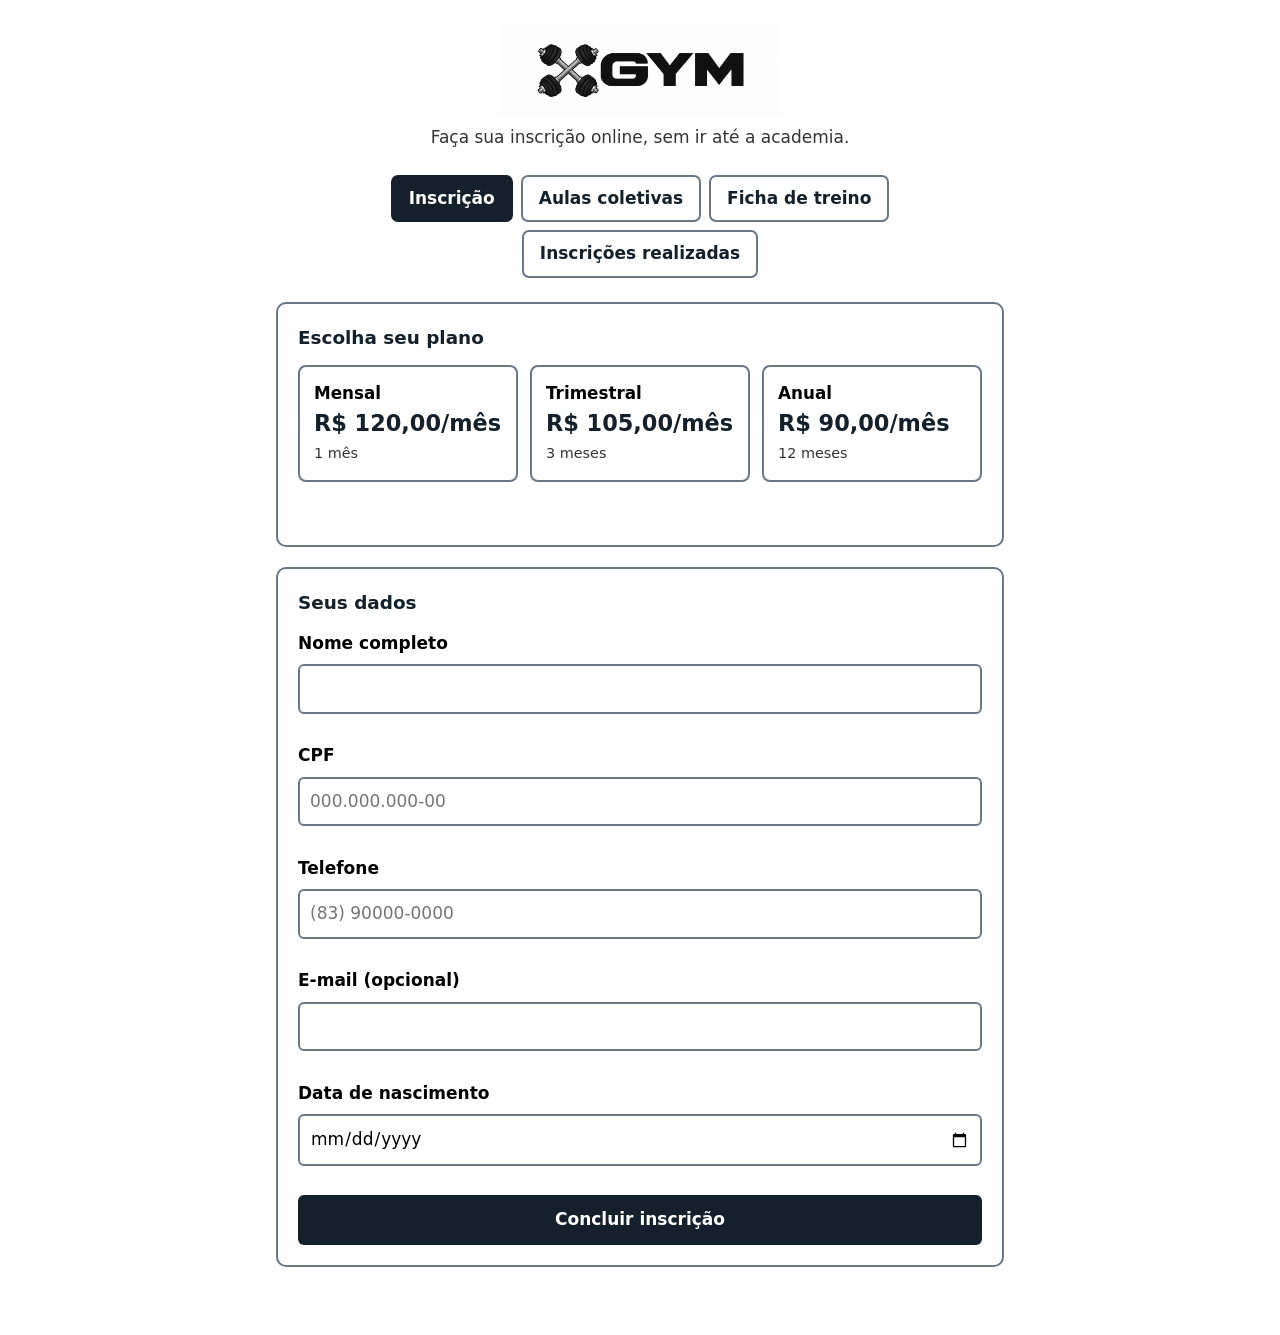
<file: index.html>
<!DOCTYPE html>
<html lang="pt-BR">

<head>
  <meta charset="UTF-8">
  <meta name="viewport" content="width=device-width, initial-scale=1">
  <title>XGYM - Inscrição online</title>
  <link rel="stylesheet" href="css/base.css">
  <link rel="stylesheet" href="css/style.css">
</head>

<body>
  <main class="pagina">
    <header class="topo">
      <img src="img/Logo.XGYM.png" alt="XGYM" class="logo">
      <p>Faça sua inscrição online, sem ir até a academia.</p>
    </header>
    <nav class="navegacao" aria-label="Navegação principal">
      <a href="index.html" aria-current="page">Inscrição</a>
      <a href="aulas.html">Aulas coletivas</a>
      <a href="treino.html">Ficha de treino</a>
      <a href="registros/registros.html">Inscrições realizadas</a>
    </nav>

    <section class="bloco">
      <h2>Escolha seu plano</h2>
      <div id="planos" class="planos"></div>
      <p id="erro-plano" class="erro" role="alert"></p>
    </section>

    <section class="bloco">
      <h2>Seus dados</h2>
      <form id="form-inscricao" novalidate>
        <div class="campo">
          <label for="nome">Nome completo</label>
          <input id="nome" type="text" autocomplete="name">
          <span class="erro" id="erro-nome"></span>
        </div>
        <div class="campo">
          <label for="cpf">CPF</label>
          <input id="cpf" type="text" inputmode="numeric" placeholder="000.000.000-00" maxlength="14">
          <span class="erro" id="erro-cpf"></span>
        </div>
        <div class="campo">
          <label for="telefone">Telefone</label>
          <input id="telefone" type="tel" placeholder="(83) 90000-0000">
          <span class="erro" id="erro-telefone"></span>
        </div>
        <div class="campo">
          <label for="email">E-mail (opcional)</label>
          <input id="email" type="email" autocomplete="email">
          <span class="erro" id="erro-email"></span>
        </div>
        <div class="campo">
          <label for="nascimento">Data de nascimento</label>
          <input id="nascimento" type="date">
          <span class="erro" id="erro-nascimento"></span>
        </div>
        <button type="submit">Concluir inscrição</button>
      </form>
    </section>
  </main>
  <script src="js/inscricao.js"></script>
</body>

</html>
</file>
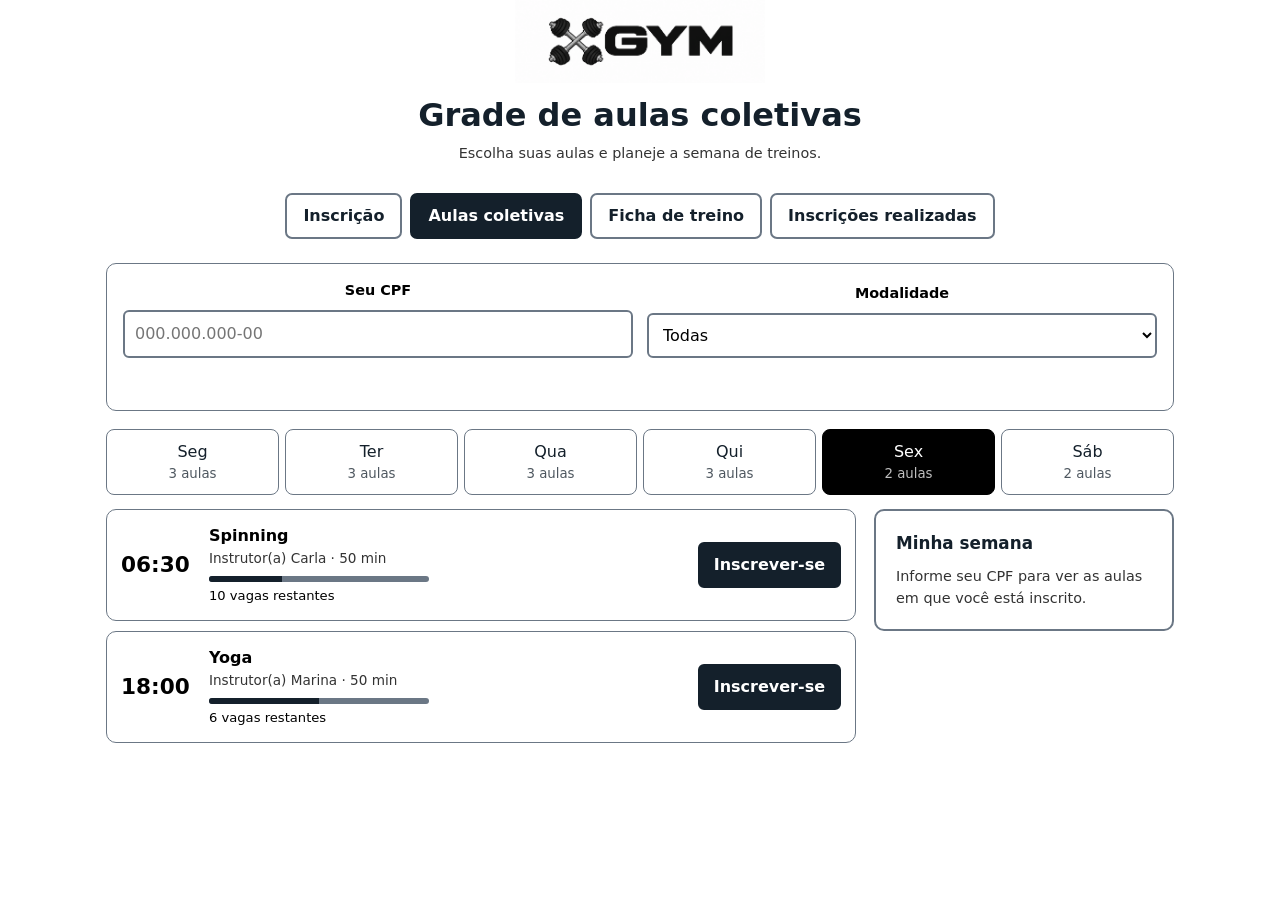
<file: aulas.html>
<!DOCTYPE html>
<html lang="pt-BR">

<head>
  <meta charset="utf-8">
  <meta name="viewport" content="width=device-width, initial-scale=1">
  <title>XGYM - Grade de aulas coletivas</title>

  <link rel="stylesheet" href="css/base.css">
  <link rel="stylesheet" href="css/aulas.css">
</head>

<body>
  <header>
    <img src="img/Logo.XGYM.png" alt="XGYM" onerror="this.style.display='none'">
    <div>
      <h1>Grade de aulas coletivas</h1>
      <p>Escolha suas aulas e planeje a semana de treinos.</p>
    </div>
  </header>
  <nav class="navegacao" aria-label="Navegação principal">
    <a href="index.html">Inscrição</a>
    <a href="aulas.html" aria-current="page">Aulas coletivas</a>
    <a href="treino.html">Ficha de treino</a>
    <a href="registros/registros.html">Inscrições realizadas</a>
  </nav>

  <main>
    <div class="topo">
      <div class="campo">
        <label for="cpf">Seu CPF</label>
        <input id="cpf" inputmode="numeric" maxlength="14" placeholder="000.000.000-00" autocomplete="off">
        <p class="erro" id="erro" role="alert"></p>
      </div>
      <div class="campo">
        <label for="filtro">Modalidade</label>
        <select id="filtro">
          <option value="">Todas</option>
        </select>
        <p class="erro"></p>
      </div>
    </div>

    <div class="dias" id="dias" role="tablist" aria-label="Dias da semana"></div>

    <div class="layout">
      <div id="lista" aria-live="polite"></div>
      <aside>
        <h2>Minha semana</h2>
        <div id="minhas"></div>
      </aside>
    </div>
  </main>
  <div id="aviso" role="status" aria-live="polite"></div>


  <script src="js/aulas.js"></script>
</body>

</html>
</file>
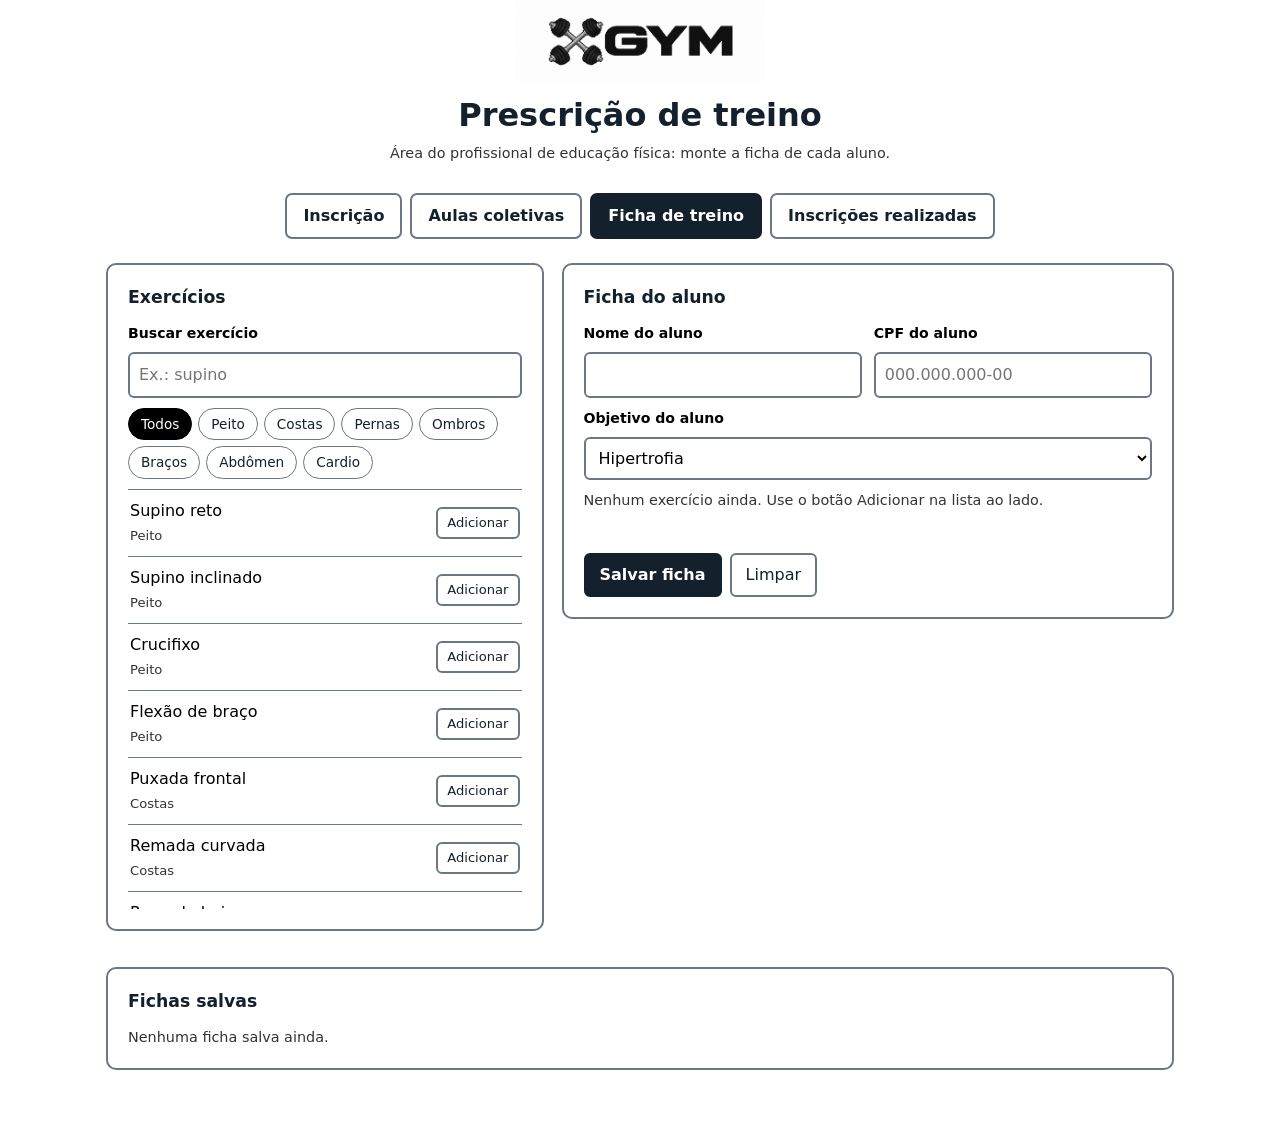
<file: treino.html>
<!DOCTYPE html>
<html lang="pt-BR">

<head>
  <meta charset="utf-8">
  <meta name="viewport" content="width=device-width, initial-scale=1">
  <title>XGYM - Prescrição de treino</title>

  <link rel="stylesheet" href="css/base.css">
  <link rel="stylesheet" href="css/treino.css">
</head>

<body>
  <header>
    <img src="img/Logo.XGYM.png" alt="XGYM" onerror="this.style.display='none'">
    <div>
      <h1>Prescrição de treino</h1>
      <p>Área do profissional de educação física: monte a ficha de cada aluno.</p>
    </div>
  </header>
  <nav class="navegacao" aria-label="Navegação principal">
    <a href="index.html">Inscrição</a>
    <a href="aulas.html">Aulas coletivas</a>
    <a href="treino.html" aria-current="page">Ficha de treino</a>
    <a href="registros/registros.html">Inscrições realizadas</a>
  </nav>

  <main>
    <div class="grade">
      <section aria-labelledby="t-biblio">
        <h2 id="t-biblio">Exercícios</h2>
        <label for="busca">Buscar exercício</label>
        <input id="busca" placeholder="Ex.: supino" autocomplete="off">
        <div class="chips" id="chips" role="group" aria-label="Grupo muscular"></div>
        <div class="biblio" id="biblio"></div>
      </section>

      <section aria-labelledby="t-ficha">
        <h2 id="t-ficha">Ficha do aluno</h2>
        <div class="cab">
          <div>
            <label for="aluno">Nome do aluno</label>
            <input id="aluno" maxlength="60" autocomplete="off">
          </div>
          <div>
            <label for="cpf">CPF do aluno</label>
            <input id="cpf" inputmode="numeric" maxlength="14" placeholder="000.000.000-00" autocomplete="off">
          </div>
          <div class="largo">
            <label for="objetivo">Objetivo do aluno</label>
            <select id="objetivo">
              <option>Hipertrofia</option>
              <option>Emagrecimento</option>
              <option>Condicionamento físico</option>
              <option>Reabilitação</option>
            </select>
          </div>
        </div>
        <div id="itens"></div>
        <p class="erro" id="erro" role="alert"></p>
        <div class="rodape">
          <button type="button" id="salvar">Salvar ficha</button>
          <button type="button" class="sec" id="limpar">Limpar</button>
          <span class="meta" id="resumo"></span>
        </div>
      </section>
    </div>

    <section style="margin-top:18px" aria-labelledby="t-salvas">
      <h2 id="t-salvas">Fichas salvas</h2>
      <div id="salvas"></div>
    </section>
  </main>
  <div id="aviso" role="status" aria-live="polite"></div>


  <script src="js/treino.js"></script>
</body>

</html>
</file>
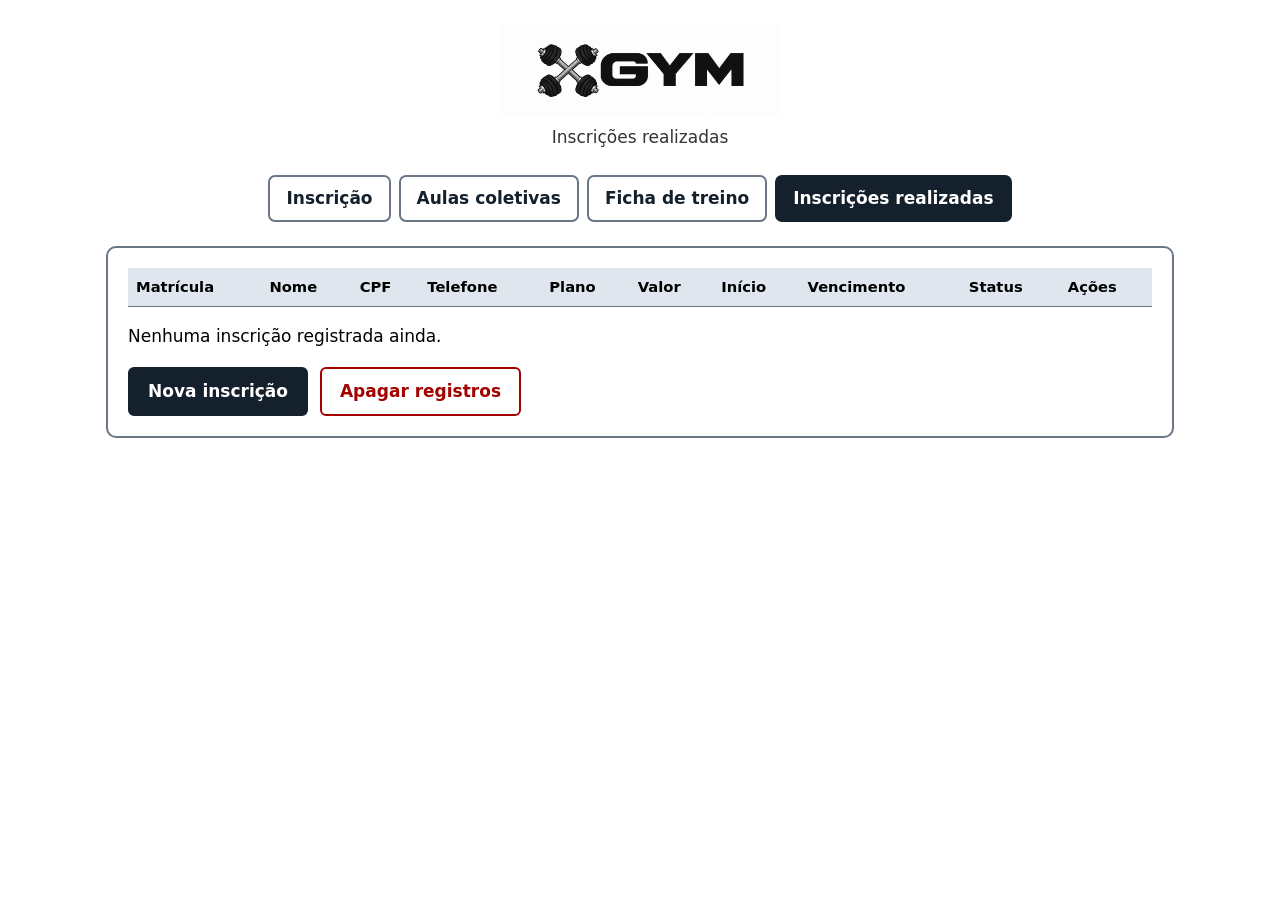
<file: registros/registros.html>
<!DOCTYPE html>
<html lang="pt-BR">
<head>
  <meta charset="UTF-8">
  <meta name="viewport" content="width=device-width, initial-scale=1">
  <title>XGYM - Inscrições</title>
  <link rel="stylesheet" href="../css/base.css">
  <link rel="stylesheet" href="../css/style.css">
  <link rel="stylesheet" href="registros.css">
</head>
<body>
  <main class="pagina">
    <header class="topo">
      <img src="../img/Logo.XGYM.png" alt="XGYM" class="logo">
      <p>Inscrições realizadas</p>
    </header>
    <nav class="navegacao" aria-label="Navegação principal">
      <a href="../index.html">Inscrição</a>
      <a href="../aulas.html">Aulas coletivas</a>
      <a href="../treino.html">Ficha de treino</a>
      <a href="registros.html" aria-current="page">Inscrições realizadas</a>
    </nav>

    <section class="bloco">
      <div id="sucesso" class="resultado" hidden>
        <strong>Inscrição concluída com sucesso!</strong>
      </div>
      <div class="tabela-wrap">
        <table>
          <thead>
            <tr>
              <th>Matrícula</th><th>Nome</th><th>CPF</th><th>Telefone</th>
              <th>Plano</th><th>Valor</th><th>Início</th><th>Vencimento</th><th>Status</th><th>Ações</th>
            </tr>
          </thead>
          <tbody id="linhas"></tbody>
        </table>
      </div>
      <p id="vazio" hidden>Nenhuma inscrição registrada ainda.</p>
      <div class="acoes">
        <a href="../index.html">Nova inscrição</a>
        <button type="button" id="limpar">Apagar registros</button>
      </div>
    </section>
  </main>

  <script src="registros.js"></script>
</body>
</html>
</file>
<file: css/base.css>
:root {
  --fundo: #ffffff;
  --superficie: #ffffff;
  --texto: #000000;
  --suave: #333333;
  --borda: #6b7785;
  --destaque: #14202b;
  --destaque-escuro: #000000;
  --erro: #a30000;
  --ok: #176b3a;
  --sombra: 0 8px 24px rgba(20, 32, 43, .08);
}

* {
  box-sizing: border-box;
}

body {
  margin: 0;
  font-family: "Segoe UI", system-ui, sans-serif;
  font-size: 16px;
  background: var(--fundo);
  color: var(--texto);
  line-height: 1.5;
}

.pagina {
  max-width: 1100px;
  margin: 0 auto;
  padding: 24px 16px 48px;
}

.topo {
  text-align: center;
  margin-bottom: 18px;
}

.logo {
  display: block;
  width: 100%;
  max-width: 250px;
  height: auto;
  margin: 0 auto 8px;
}

.topo h1 {
  margin: 0;
  font-size: 2rem;
  letter-spacing: -.02em;
  color: var(--destaque);
}

.topo p {
  margin: 4px 0 16px;
  color: var(--suave);
}

.navegacao {
  display: flex;
  justify-content: center;
  flex-wrap: wrap;
  gap: 8px;
  margin: 12px auto 24px;
}

.navegacao a {
  display: inline-block;
  padding: 9px 16px;
  border: 2px solid var(--borda);
  border-radius: 7px;
  color: var(--destaque);
  text-decoration: none;
  font-weight: 600;
}

.navegacao a:hover,
.navegacao a[aria-current="page"] {
  color: #fff;
  background: var(--destaque);
  border-color: var(--destaque);
}

.bloco,
section,
aside {
  background: var(--superficie);
  border: 2px solid var(--borda);
  border-radius: 10px;
  padding: 20px;
  margin-bottom: 18px;
}

h2 {
  margin: 0 0 14px;
  font-size: 1.15rem;
  color: var(--destaque);
}

label {
  display: block;
  font-weight: 600;
  margin-bottom: 4px;
}

input,
select {
  width: 100%;
  margin-top: 4px;
  padding: 10px;
  border: 2px solid var(--borda);
  border-radius: 6px;
  font: inherit;
  background: #fff;
  color: inherit;
}

button {
  font: inherit;
  font-weight: 600;
  border: 2px solid var(--destaque);
  border-radius: 6px;
  padding: 9px 14px;
  cursor: pointer;
  background: var(--destaque);
  color: #fff;
}

button:hover {
  background: var(--destaque-escuro);
}

button.sec,
button.chip,
button.dia {
  background: #fff;
  color: var(--destaque);
  border-color: var(--borda);
  font-weight: 500;
}

button.sec:hover,
button.chip:hover,
button.dia:hover {
  background: #edf1f5;
}

button:disabled {
  opacity: .5;
  cursor: not-allowed;
}

:focus-visible {
  outline: 3px solid #f0a500;
  outline-offset: 2px;
}

.erro {
  color: var(--erro);
  font-size: .88rem;
  min-height: 1.1em;
}

.meta,
.vazio {
  color: #555;
  font-size: .9rem;
}

#aviso {
  position: fixed;
  bottom: 18px;
  left: 50%;
  transform: translateX(-50%);
  background: var(--destaque);
  color: #fff;
  padding: 10px 18px;
  border-radius: 8px;
  opacity: 0;
  pointer-events: none;
  transition: opacity .2s;
  max-width: 90vw;
  text-align: center;
  z-index: 10;
}

#aviso.on {
  opacity: 1;
}

@media (max-width: 600px) {
  .pagina {
    padding: 18px 12px 32px;
  }

  .topo h1 {
    font-size: 1.6rem;
  }

  .bloco,
  section,
  aside {
    padding: 15px;
  }
}
</file>
<file: css/style.css>
:root {
  --fundo: #ffffff;
  --superficie: #ffffff;
  --texto: #000000;
  --suave: #333333;
  --borda: #6b7785;
  --destaque: #14202b;
  --destaque-escuro: #000000;
  --erro: #a30000;
}

* {
  box-sizing: border-box;
}

body {
  margin: 0;
  font-family: "Segoe UI", system-ui, sans-serif;
  font-size: 17px;
  background: var(--fundo);
  color: var(--texto);
  line-height: 1.5;
}

.pagina {
  max-width: 760px;
  margin: 0 auto;
  padding: 24px 16px 48px;
}

.topo h1 {
  margin: 0;
  font-size: 2.2rem;
  letter-spacing: -0.02em;
  color: var(--destaque);
}

.topo p {
  margin: 4px 0 24px;
  color: var(--suave);
}

.bloco {
  background: var(--superficie);
  border: 2px solid var(--borda);
  border-radius: 10px;
  padding: 20px;
  margin-bottom: 20px;
}

h2 {
  margin: 0 0 14px;
  font-size: 1.15rem;
}

.planos {
  display: grid;
  grid-template-columns: repeat(auto-fit, minmax(190px, 1fr));
  gap: 12px;
}

.plano {
  text-align: left;
  background: var(--superficie);
  border: 2px solid var(--borda);
  border-radius: 8px;
  padding: 14px;
  cursor: pointer;
  font: inherit;
  color: inherit;
}

.plano:hover {
  border-color: var(--destaque);
}

.plano[aria-pressed="true"] {
  border-color: var(--destaque);
  background: #dfe6ee;
  box-shadow: 0 0 0 2px var(--destaque);
}

.plano strong {
  display: block;
  font-size: 1.05rem;
}

.plano .preco {
  font-size: 1.4rem;
  font-weight: 700;
  color: var(--destaque);
}

.plano .duracao {
  color: var(--suave);
  font-size: .9rem;
}

.campo {
  margin-bottom: 14px;
  display: flex;
  flex-direction: column;
}

label {
  font-weight: 600;
  margin-bottom: 4px;
}

input {
  font: inherit;
  padding: 10px;
  border: 2px solid var(--borda);
  border-radius: 6px;
}

input.invalido {
  border-color: var(--erro);
}

.erro {
  color: var(--erro);
  font-size: .88rem;
  min-height: 1.1em;
}

button[type="submit"] {
  font: inherit;
  font-weight: 600;
  border: 0;
  border-radius: 6px;
  padding: 12px 20px;
  cursor: pointer;
  background: var(--destaque);
  color: #fff;
  width: 100%;
}

button[type="submit"]:hover {
  background: var(--destaque-escuro);
}

:focus-visible {
  outline: 3px solid #f0a500;
  outline-offset: 2px;
}

.resultado {
  border-color:
    var(--destaque);
}

.resultado dl {
  display: grid;
  grid-template-columns: max-content 1fr;
  gap: 6px 16px;
  margin: 0;
}

.resultado dt {
  color: var(--suave);
}

.resultado dd {
  margin: 0;
  font-weight: 600;
}

.topo {
  text-align: center;
}

.logo {
  display: block;
  width: 100%;
  max-width: 280px;
  height: auto;
  margin: 0 auto 8px;
}
</file>
<file: css/aulas.css>
:root {
  --bg: #eef1f5;
  --card: #fff;
  --ink: #15202b;
  --muted: #5b6876;
  --line: #d5dbe3;
  --accent: #1d4ed8;
  --accent-ink: #fff;
  --danger: #b42318;
  --ok: #14683a;
  --ok-bg: #dcf3e5;
  --warn: #b54708;
  --warn-bg: #fdecd3;
}

* {
  box-sizing: border-box
}

body {
  margin: 0;
  background: var(--bg);
  color: var(--ink);
  font-family: "Segoe UI", system-ui, -apple-system, Roboto, Arial, sans-serif;
  line-height: 1.5
}

header {
  background: var(--ink);
  color: #fff;
  padding: 18px 20px;
  display: flex;
  align-items: center;
  gap: 14px
}

header img {
  height: 42px;
  width: auto
}

header h1 {
  font-size: 1.25rem;
  margin: 0
}

header p {
  margin: 0;
  color: #b7c2cf;
  font-size: .9rem
}

main {
  max-width: 1060px;
  margin: 24px auto;
  padding: 0 16px
}

.topo {
  display: flex;
  flex-wrap: wrap;
  gap: 14px;
  align-items: end;
  background: var(--card);
  border: 1px solid var(--line);
  border-radius: 10px;
  padding: 16px
}

.campo {
  flex: 1 1 200px
}

label {
  display: block;
  font-weight: 600;
  font-size: .9rem
}

input,
select {
  width: 100%;
  margin-top: 4px;
  padding: 10px;
  border: 1px solid var(--line);
  border-radius: 6px;
  font: inherit;
  background: #fff;
  color: inherit
}

:is(input, select, button):focus-visible {
  outline: 3px solid #93b4ff;
  outline-offset: 1px
}

.erro {
  color: var(--danger);
  font-size: .85rem;
  margin: 4px 0 0;
  min-height: 1.2em
}

.dias {
  display: flex;
  gap: 6px;
  margin: 18px 0 10px;
  overflow-x: auto;
  padding-bottom: 4px
}

.dia {
  flex: 1 0 auto;
  min-width: 74px;
  padding: 10px 8px;
  border: 1px solid var(--line);
  background: #fff;
  border-radius: 8px;
  cursor: pointer;
  font: inherit;
  text-align: center
}

.dia[aria-selected="true"] {
  background: var(--ink);
  color: #fff;
  border-color: var(--ink)
}

.dia small {
  display: block;
  color: inherit;
  opacity: .75
}

.layout {
  display: grid;
  grid-template-columns: minmax(0, 1fr) 300px;
  gap: 18px;
  align-items: start
}

@media(max-width:820px) {
  .layout {
    grid-template-columns: 1fr
  }
}

.aula {
  display: grid;
  grid-template-columns: 76px 1fr auto;
  gap: 12px;
  align-items: center;
  background: var(--card);
  border: 1px solid var(--line);
  border-radius: 10px;
  padding: 14px;
  margin-bottom: 10px
}

.hora {
  font-size: 1.35rem;
  font-weight: 700
}

.nome {
  font-weight: 700
}

.meta {
  color: var(--muted);
  font-size: .85rem
}

.barra {
  height: 6px;
  background: var(--line);
  border-radius: 99px;
  margin-top: 8px;
  overflow: hidden;
  max-width: 220px
}

.barra i {
  display: block;
  height: 100%;
  background: var(--accent)
}

.barra i.cheia {
  background: var(--danger)
}

.vagas {
  font-size: .82rem;
  margin-top: 4px
}

button {
  font: inherit;
  cursor: pointer;
  border-radius: 6px;
  padding: 9px 14px;
  border: 1px solid var(--accent);
  background: var(--accent);
  color: var(--accent-ink);
  font-weight: 600
}

button.sec {
  background: #fff;
  color: var(--ink);
  border-color: var(--line);
  font-weight: 400
}

button.cancela {
  background: #fff;
  color: var(--danger);
  border-color: var(--danger)
}

button:disabled {
  background: var(--line);
  border-color: var(--line);
  color: var(--muted);
  cursor: not-allowed
}

@media(max-width:520px) {
  .aula {
    grid-template-columns: 64px 1fr
  }

  .aula button {
    grid-column: 1/-1
  }
}

aside {
  background: var(--card);
  border: 1px solid var(--line);
  border-radius: 10px;
  padding: 16px;
  position: sticky;
  top: 12px
}

aside h2 {
  font-size: 1.05rem;
  margin: 0 0 10px
}

.minha {
  display: flex;
  justify-content: space-between;
  gap: 8px;
  padding: 8px 0;
  border-top: 1px solid var(--line);
  font-size: .9rem
}

.vazio {
  color: var(--muted);
  font-size: .9rem;
  margin: 0
}

#aviso {
  position: fixed;
  bottom: 18px;
  left: 50%;
  transform: translateX(-50%);
  background: var(--ink);
  color: #fff;
  padding: 10px 18px;
  border-radius: 8px;
  opacity: 0;
  pointer-events: none;
  transition: opacity .2s;
  max-width: 90vw;
  text-align: center
}

#aviso.on {
  opacity: 1
}

@media(prefers-reduced-motion:reduce) {
  #aviso {
    transition: none
  }
}


/* Ajustes para manter o mesmo visual da página de inscrição/login do projeto */
:root {
  --bg: #ffffff;
  --card: #ffffff;
  --ink: #000000;
  --muted: #333333;
  --line: #6b7785;
  --accent: #14202b;
  --accent-ink: #ffffff;
  --danger: #a30000;
  --soft: #f4f6f8;
}

body {
  background: var(--fundo, #ffffff);
  color: #000;
}

header {
  background: transparent;
  color: #000;
  padding: 0;
  display: flex;
  flex-direction: column;
  align-items: center;
  gap: 8px;
  text-align: center;
}

header img {
  height: auto;
  width: 100%;
  max-width: 250px;
}

header h1 {
  color: #14202b;
  font-size: 2rem;
  margin: 0;
}

header p {
  color: #333;
  margin: 4px 0 16px;
}

main {
  max-width: 1100px;
  margin: 0 auto;
  padding: 0 16px 48px;
}

section,
aside {
  background: #fff;
  border: 2px solid #6b7785;
  border-radius: 10px;
  padding: 20px;
}

input,
select {
  border: 2px solid #6b7785;
  border-radius: 6px;
}

button {
  border: 2px solid #14202b;
  border-radius: 6px;
  background: #14202b;
  color: #fff;
}

button.sec,
button.chip,
button.dia {
  background: #fff;
  color: #14202b;
  border-color: #6b7785;
}

button.sec:hover,
button.chip:hover,
button.dia:hover {
  background: #edf1f5;
}
</file>
<file: css/treino.css>
:root {
  --bg: #eef1f5;
  --card: #fff;
  --ink: #15202b;
  --muted: #5b6876;
  --line: #d5dbe3;
  --accent: #1d4ed8;
  --accent-ink: #fff;
  --danger: #b42318;
  --soft: #f6f7f9;
}

* {
  box-sizing: border-box
}

body {
  margin: 0;
  background: var(--bg);
  color: var(--ink);
  font-family: "Segoe UI", system-ui, -apple-system, Roboto, Arial, sans-serif;
  line-height: 1.5
}

header {
  background: var(--ink);
  color: #fff;
  padding: 18px 20px;
  display: flex;
  align-items: center;
  gap: 14px
}

header img {
  height: 42px;
  width: auto
}

header h1 {
  font-size: 1.25rem;
  margin: 0
}

header p {
  margin: 0;
  color: #b7c2cf;
  font-size: .9rem
}

main {
  max-width: 1100px;
  margin: 24px auto;
  padding: 0 16px
}

.grade {
  display: grid;
  grid-template-columns: minmax(0, 5fr) minmax(0, 7fr);
  gap: 18px;
  align-items: start
}

@media(max-width:860px) {
  .grade {
    grid-template-columns: 1fr
  }
}

section {
  background: var(--card);
  border: 1px solid var(--line);
  border-radius: 10px;
  padding: 18px
}

h2 {
  font-size: 1.08rem;
  margin: 0 0 12px
}

label {
  display: block;
  font-weight: 600;
  font-size: .88rem
}

input,
select {
  width: 100%;
  margin-top: 4px;
  padding: 9px;
  border: 1px solid var(--line);
  border-radius: 6px;
  font: inherit;
  background: #fff;
  color: inherit
}

:is(input, select, button):focus-visible {
  outline: 3px solid #93b4ff;
  outline-offset: 1px
}

.chips {
  display: flex;
  flex-wrap: wrap;
  gap: 6px;
  margin: 10px 0
}

.chip {
  padding: 5px 12px;
  border-radius: 99px;
  border: 1px solid var(--line);
  background: #fff;
  cursor: pointer;
  font-size: .85rem;
  color: inherit
}

.chip[aria-pressed="true"] {
  background: var(--ink);
  color: #fff;
  border-color: var(--ink)
}

.biblio {
  max-height: 420px;
  overflow: auto;
  border-top: 1px solid var(--line)
}

.ex {
  display: flex;
  justify-content: space-between;
  align-items: center;
  gap: 8px;
  padding: 9px 2px;
  border-bottom: 1px solid var(--line)
}

.ex small,
.meta {
  color: var(--muted);
  font-size: .82rem
}

button {
  font: inherit;
  cursor: pointer;
  border-radius: 6px;
  padding: 8px 14px;
  border: 1px solid var(--accent);
  background: var(--accent);
  color: var(--accent-ink);
  font-weight: 600
}

button.sec {
  background: #fff;
  color: var(--ink);
  border-color: var(--line);
  font-weight: 400
}

button.perigo {
  background: #fff;
  color: var(--danger);
  border-color: var(--line);
  font-weight: 400
}

button.mini {
  padding: 4px 9px;
  font-size: .82rem
}

.cab {
  display: grid;
  grid-template-columns: 1fr 1fr;
  gap: 10px 12px
}

.cab .largo {
  grid-column: 1/-1
}

@media(max-width:520px) {
  .cab {
    grid-template-columns: 1fr
  }
}

.item {
  border: 1px solid var(--line);
  background: var(--soft);
  border-radius: 8px;
  padding: 10px;
  margin-top: 10px
}

.item-topo {
  display: flex;
  justify-content: space-between;
  align-items: center;
  gap: 8px
}

.campos {
  display: grid;
  grid-template-columns: repeat(4, 1fr);
  gap: 8px;
  margin-top: 8px
}

@media(max-width:520px) {
  .campos {
    grid-template-columns: repeat(2, 1fr)
  }
}

.campos label {
  font-weight: 500;
  font-size: .78rem;
  color: var(--muted)
}

.acoes {
  display: flex;
  gap: 6px;
  flex-wrap: wrap
}

.rodape {
  display: flex;
  gap: 8px;
  align-items: center;
  flex-wrap: wrap;
  margin-top: 14px
}

.erro {
  color: var(--danger);
  font-size: .88rem;
  margin: 10px 0 0;
  min-height: 1.2em
}

.vazio {
  color: var(--muted);
  margin: 10px 0 0
}

.salva {
  border: 1px solid var(--line);
  border-radius: 8px;
  padding: 14px;
  margin-top: 12px
}

.salva h3 {
  margin: 0;
  font-size: 1.02rem
}

.salva h4 {
  margin: 10px 0 2px;
  font-size: .88rem
}

.salva ul {
  margin: 0;
  padding-left: 18px;
  font-size: .9rem
}

.salva-topo {
  display: flex;
  justify-content: space-between;
  gap: 10px;
  flex-wrap: wrap;
  align-items: flex-start
}

#aviso {
  position: fixed;
  bottom: 18px;
  left: 50%;
  transform: translateX(-50%);
  background: var(--ink);
  color: #fff;
  padding: 10px 18px;
  border-radius: 8px;
  opacity: 0;
  pointer-events: none;
  transition: opacity .2s;
  max-width: 90vw;
  text-align: center
}

#aviso.on {
  opacity: 1
}

@media(prefers-reduced-motion:reduce) {
  #aviso {
    transition: none
  }
}


/* Ajustes para manter o mesmo visual da página de inscrição/login do projeto */
:root {
  --bg: #ffffff;
  --card: #ffffff;
  --ink: #000000;
  --muted: #333333;
  --line: #6b7785;
  --accent: #14202b;
  --accent-ink: #ffffff;
  --danger: #a30000;
  --soft: #f4f6f8;
}

body {
  background: var(--fundo, #ffffff);
  color: #000;
}

header {
  background: transparent;
  color: #000;
  padding: 0;
  display: flex;
  flex-direction: column;
  align-items: center;
  gap: 8px;
  text-align: center;
}

header img {
  height: auto;
  width: 100%;
  max-width: 250px;
}

header h1 {
  color: #14202b;
  font-size: 2rem;
  margin: 0;
}

header p {
  color: #333;
  margin: 4px 0 16px;
}

main {
  max-width: 1100px;
  margin: 0 auto;
  padding: 0 16px 48px;
}

section,
aside {
  background: #fff;
  border: 2px solid #6b7785;
  border-radius: 10px;
  padding: 20px;
}

input,
select {
  border: 2px solid #6b7785;
  border-radius: 6px;
}

button {
  border: 2px solid #14202b;
  border-radius: 6px;
  background: #14202b;
  color: #fff;
}

button.sec,
button.chip,
button.dia {
  background: #fff;
  color: #14202b;
  border-color: #6b7785;
}

button.sec:hover,
button.chip:hover,
button.dia:hover {
  background: #edf1f5;
}
</file>
<file: registros/registros.css>
.pagina { 
  max-width: 1100px; 
}

.tabela-wrap { 
  overflow-x: auto; 
}

table { 
  width: 100%; 
  border-collapse: collapse; 
  font-size: .92rem; 
}

th, td { 
  text-align: left; 
  padding: 8px 8px; 
  border-bottom: 1px solid var(--borda); 
}

th { 
  background: #dfe6ee; 
}

.acoes { 
  display: flex; 
  gap: 12px; 
  flex-wrap: wrap; 
  margin-top: 16px; 
}

.acoes a, .acoes button {
  font: inherit; 
  font-weight: 600; 
  text-decoration: none; 
  cursor: pointer;
  padding: 10px 18px; 
  border-radius: 6px; 
  border: 2px solid var(--destaque);
  background: var(--destaque); 
  color: #fff;
}

.acoes button { 
  background: #fff; 
  color: var(--erro); 
  border-color: var(--erro); 
}

.btn-excluir {
  font: inherit; 
  font-size: .85rem; 
  font-weight: 600; 
  cursor: pointer;
  padding: 4px 10px; 
  border-radius: 6px;
  background: #fff; 
  color: var(--erro); 
  border: 2px solid var(--erro);
}

.btn-excluir:hover { 
  background: var(--erro); color: #fff; 
}
</file>
